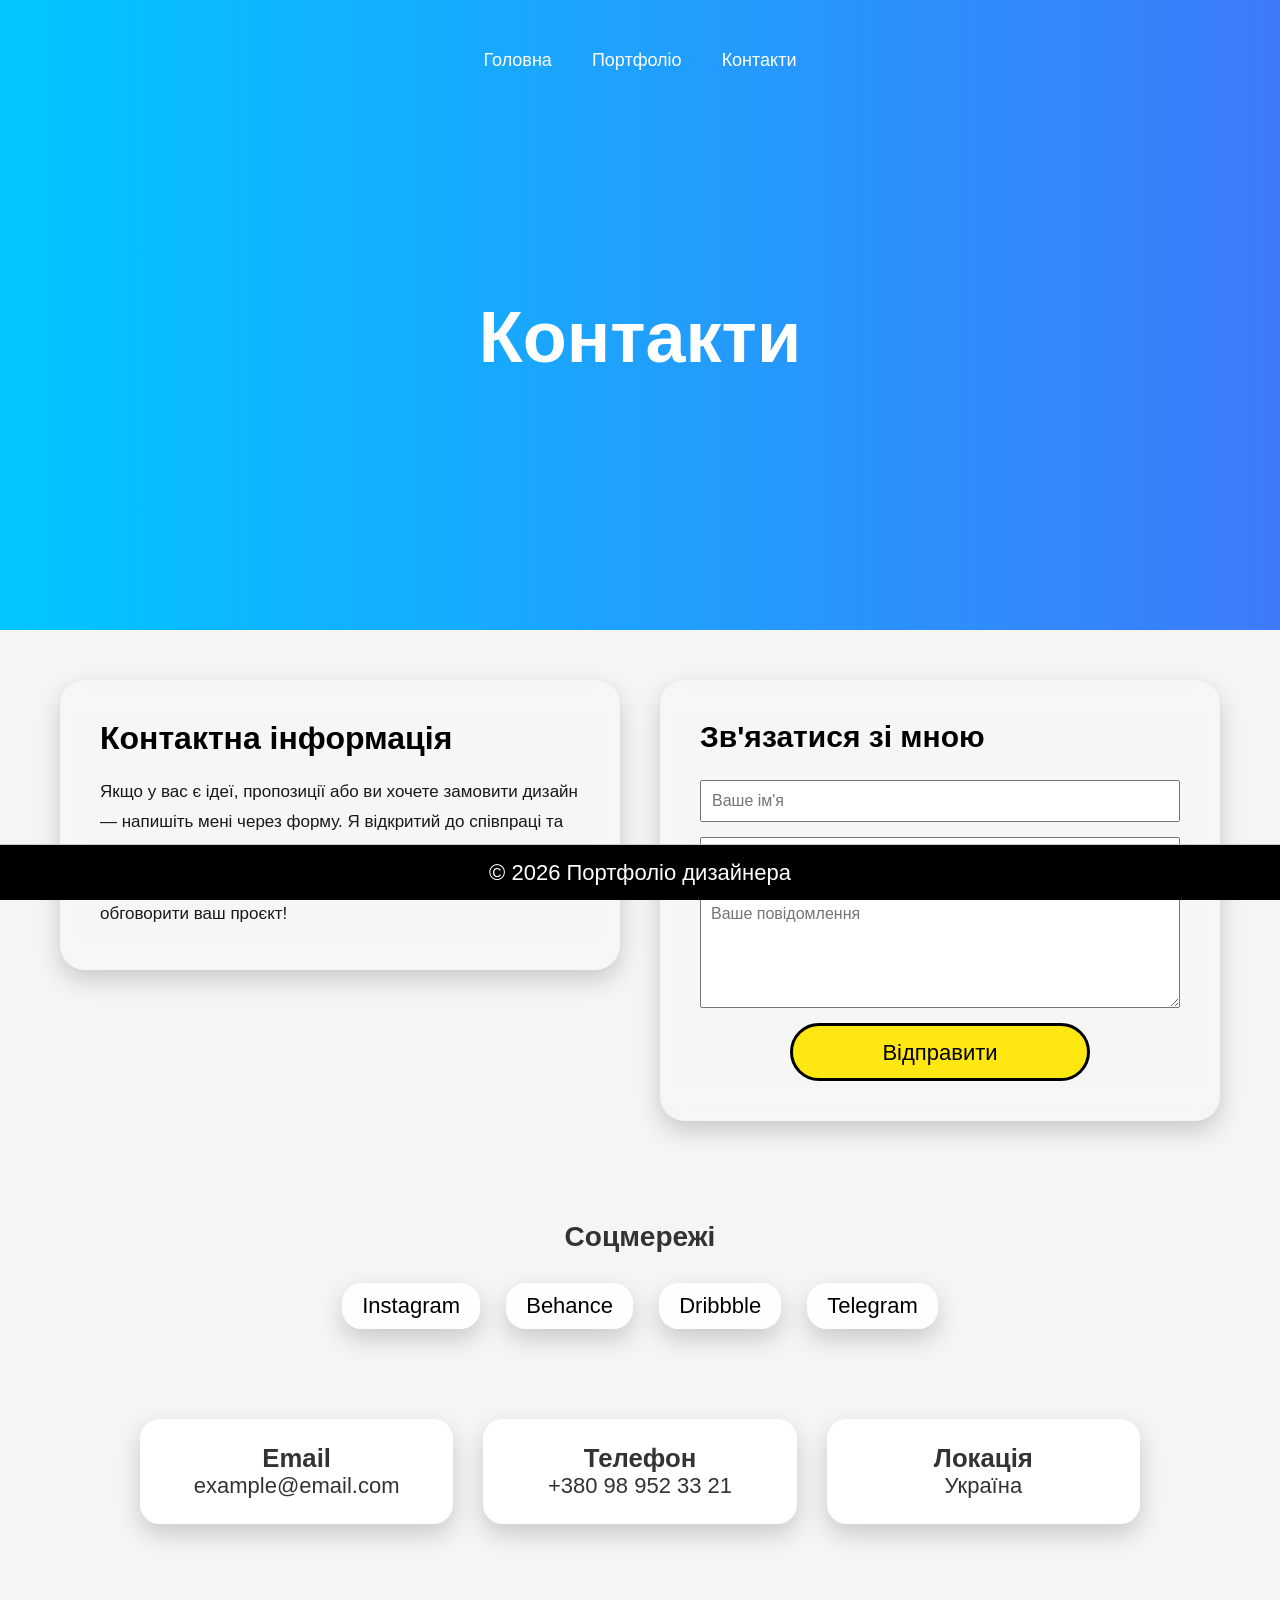
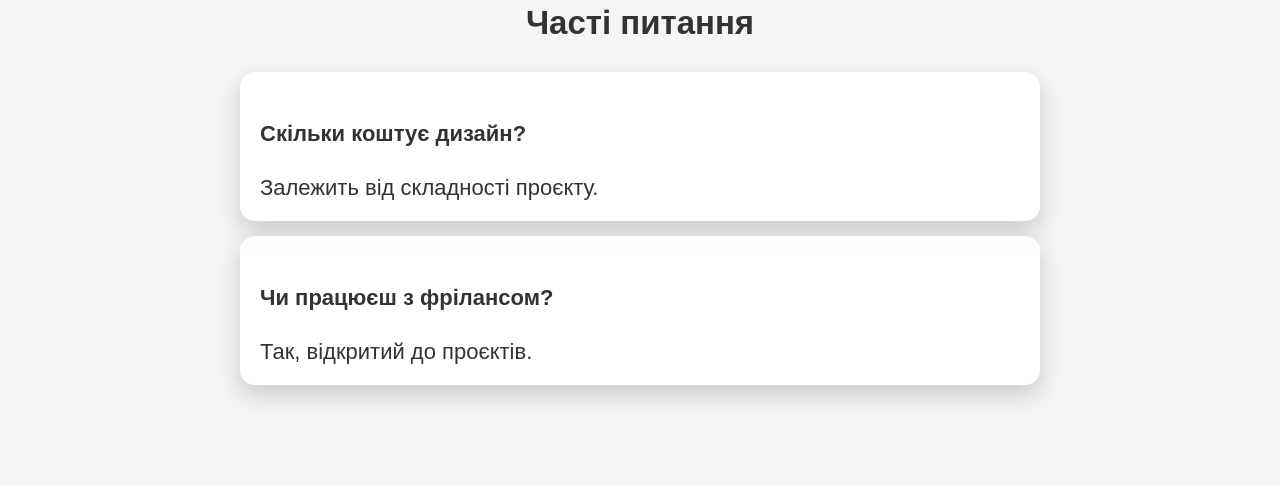
<file: contact.html>
<!doctype html>
<html lang="uk">
  <head>
    <meta charset="UTF-8" />
    <meta name="viewport" content="width=device-width, initial-scale=1.0" />
    <link rel="stylesheet" href="normalize.css" />
    <link rel="stylesheet" href="css/styles.css" />
    <title>Контакти</title>
    <style></style>
  </head>
  <body>
    <header class="contact-hero">
      <div class="header-container">
        <!-- Назва зліва -->
        <div class="logo">
          <a href="index.html"></a>
        </div>

        <!-- Гамбургер -->
        <div class="hamburger" id="hamburger">
          <span></span>
          <span></span>
          <span></span>
        </div>

        <!-- Меню -->
        <nav id="nav-menu">
          <a href="index.html">Головна</a>
          <a href="projects.html">Портфоліо</a>
          <a href="contact.html">Контакти</a>
        </nav>
      </div>

      <div class="hero-content">
        <h1>Контакти</h1>
      </div>
    </header>

    <div class="container">
      <div class="contact-wrapper">
        <div class="contact-text">
          <h2>Контактна інформація</h2>
          <p>
            Якщо у вас є ідеї, пропозиції або ви хочете замовити дизайн —
            напишіть мені через форму. Я відкритий до співпраці та нових цікавих
            проєктів.
          </p>
          <p>
            Відповідаю зазвичай протягом 24 годин. Буду радий обговорити ваш
            проєкт!
          </p>
        </div>

        <form
          onsubmit="
            alert('Повідомлення надіслано!');
            return false;
          "
        >
          <h2>Зв'язатися зі мною</h2>
          <input
            type="text"
            class="form-input"
            placeholder="Ваше ім'я"
            required
          />
          <input type="email" class="form-input" placeholder="Email" required />
          <textarea
            class="form-input"
            rows="5"
            placeholder="Ваше повідомлення"
          ></textarea>
          <button type="submit" class="contact-btn">Відправити</button>
        </form>
      </div>
    </div>
    <div class="socials">
      <h3>Соцмережі</h3>

      <a href="#">Instagram</a>
      <a href="#">Behance</a>
      <a href="#">Dribbble</a>
      <a href="#">Telegram</a>
    </div>
    <div class="contact-cards">
      <div class="card">
        <h3>Email</h3>
        <p>example@email.com</p>
      </div>

      <div class="card">
        <h3>Телефон</h3>
        <p>+380 98 952 33 21</p>
      </div>

      <div class="card">
        <h3>Локація</h3>
        <p>Україна</p>
      </div>
    </div>
    <div class="faq">
      <h2>Часті питання</h2>

      <div class="faq-item">
        <h4>Скільки коштує дизайн?</h4>
        <p>Залежить від складності проєкту.</p>
      </div>

      <div class="faq-item">
        <h4>Чи працюєш з фрілансом?</h4>
        <p>Так, відкритий до проєктів.</p>
      </div>
    </div>

    <footer>
      <p>© 2026 Портфоліо дизайнера</p>
    </footer>
  </body>
</html>
<script>
  document.addEventListener("DOMContentLoaded", () => {
    const hamburger = document.getElementById("hamburger");
    const navMenu = document.getElementById("nav-menu");
    const header = document.querySelector(".contact-hero");

    if (hamburger && navMenu) {
      hamburger.addEventListener("click", () => {
        hamburger.classList.toggle("active");
        navMenu.classList.toggle("active");
        header.classList.toggle("active"); // для затемнення
      });

      // Закривати меню при кліку на посилання
      document.querySelectorAll("nav a").forEach((link) => {
        link.addEventListener("click", () => {
          hamburger.classList.remove("active");
          navMenu.classList.remove("active");
          header.classList.remove("active");
        });
      });

      // Закривати при кліку на затемнення
      header.addEventListener("click", (e) => {
        if (e.target === header) {
          hamburger.classList.remove("active");
          navMenu.classList.remove("active");
          header.classList.remove("active");
        }
      });
    }
  });
</script>
</file>
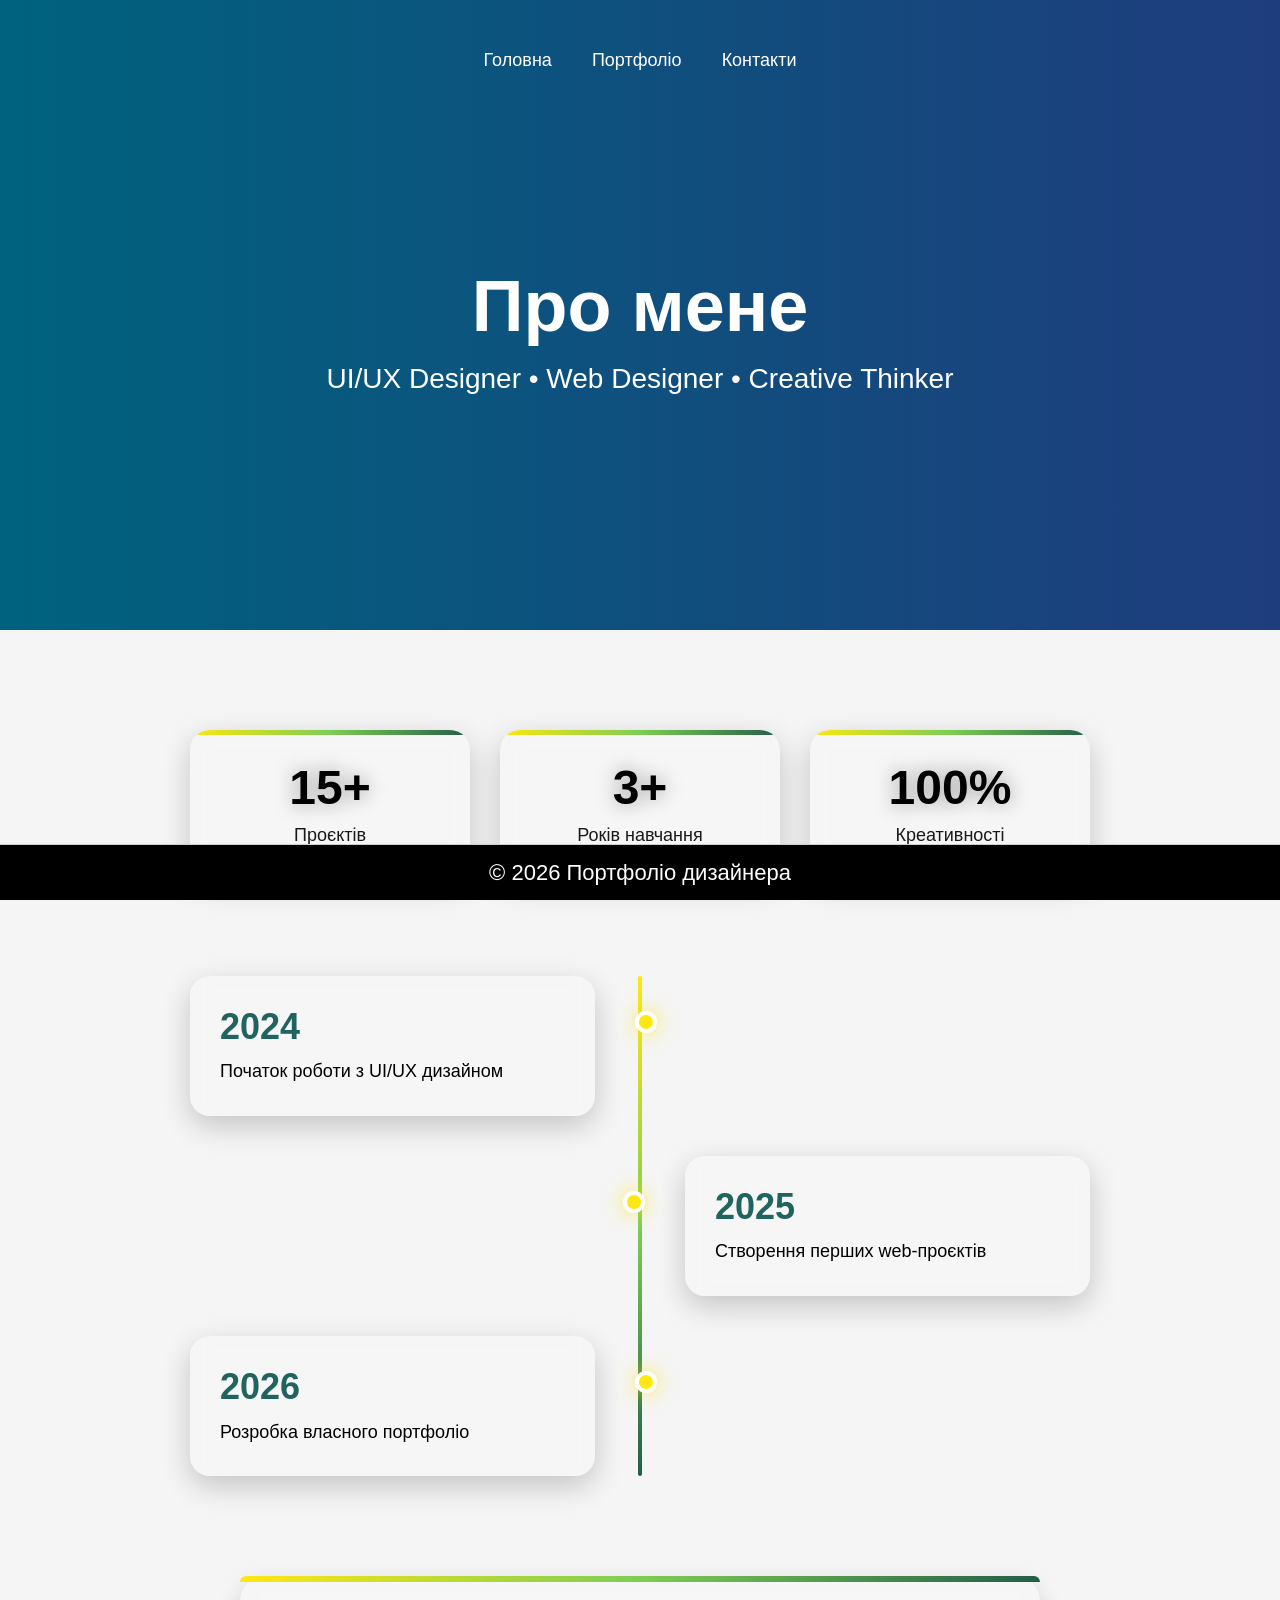
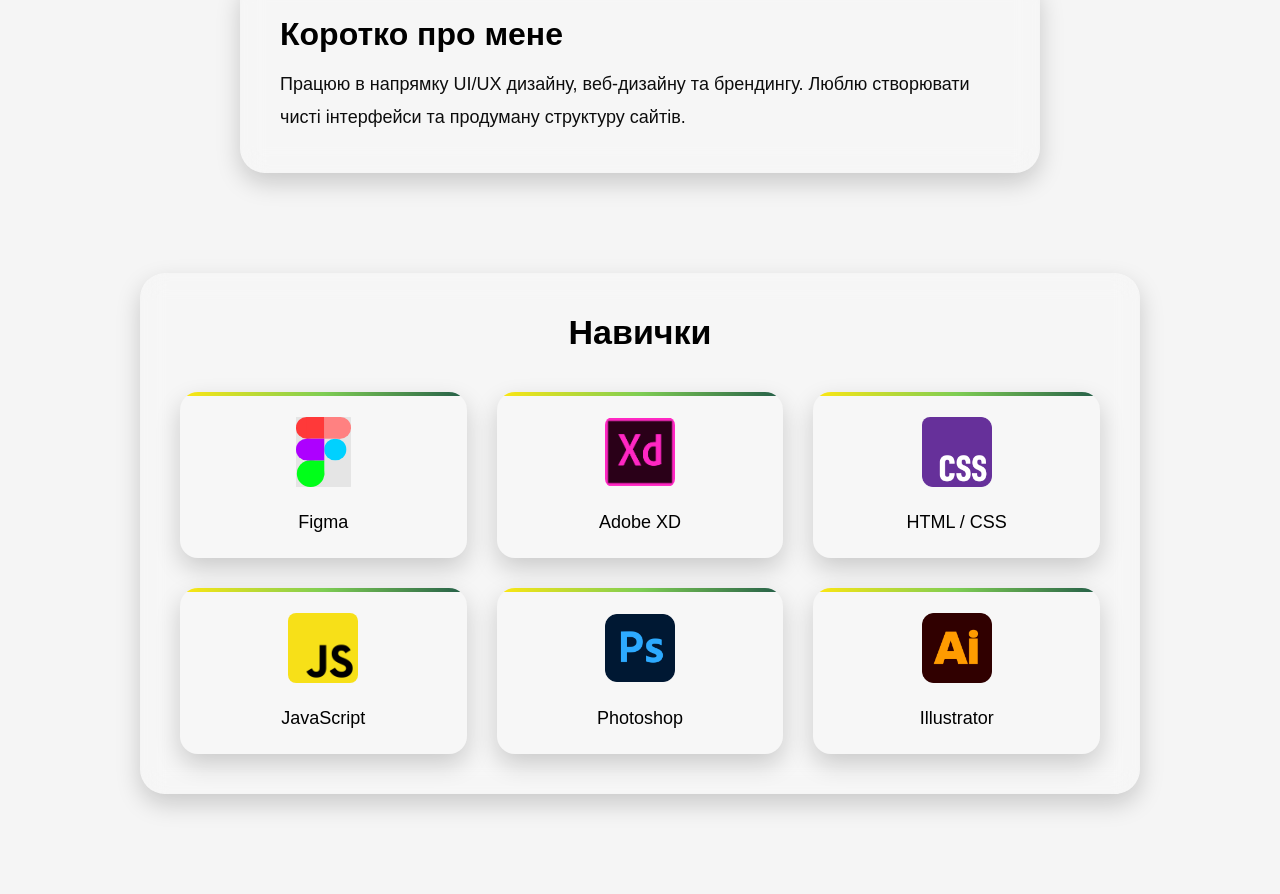
<file: projects.html>
<!doctype html>
<html lang="uk">
  <head>
    <meta charset="UTF-8" />
    <meta name="viewport" content="width=device-width, initial-scale=1.0" />
    <link rel="stylesheet" href="normalize.css" />
    <link rel="stylesheet" href="css/styles.css" />
    <title>Про мене</title>
  </head>
  <body>
    <header class="about-hero">
  <div class="header-container">
    <!-- Назва зліва -->
    <div class="logo">
      <a href="index.html"></a>
    </div>

    <!-- Гамбургер -->
    <div class="hamburger" id="hamburger">
      <span></span>
      <span></span>
      <span></span>
    </div>

    <!-- Меню -->
    <nav id="nav-menu">
      <a href="index.html">Головна</a>
      <a href="projects.html">Портфоліо</a>
      <a href="contact.html">Контакти</a>
    </nav>
  </div>

  <div class="hero-content">
    <h1>Про мене</h1>
    <p>UI/UX Designer • Web Designer • Creative Thinker</p>
  </div>
</header>
    <div class="stats">
      <div class="stat">
        <h3>15+</h3>
        <p>Проєктів</p>
      </div>

      <div class="stat">
        <h3>3+</h3>
        <p>Років навчання</p>
      </div>

      <div class="stat">
        <h3>100%</h3>
        <p>Креативності</p>
      </div>
    </div>
    <div class="timeline">
  <div class="timeline-item">
    <h3>2024</h3>
    <p>Початок роботи з UI/UX дизайном</p>
  </div>

  <div class="timeline-item">
    <h3>2025</h3>
    <p>Створення перших web-проєктів</p>
  </div>

  <div class="timeline-item">
    <h3>2026</h3>
    <p>Розробка власного портфоліо</p>
  </div>
</div>

      <div class="bio">
        <h2>Коротко про мене</h2>
        <p>
          Працюю в напрямку UI/UX дизайну, веб-дизайну та брендингу. Люблю
          створювати чисті інтерфейси та продуману структуру сайтів.
        </p>
      </div>
      <div class="skills">
        <h2 class="section-title">Навички</h2>

        <div class="skills-row">
          <div class="skill-item">
            <img src="images/Figma.svg" alt="Figma" />
            <p>Figma</p>
          </div>

          <div class="skill-item">
            <img src="images/Adobe_xd.png" alt="Adobe XD" />
            <p>Adobe XD</p>
          </div>

          <div class="skill-item">
            <img src="images/Official_CSS_Logo.svg.png" alt="HTML CSS" />
            <p>HTML / CSS</p>
          </div>

          <div class="skill-item">
            <img src="images/Unofficial_JavaScript_logo_2.svg.png" alt="JavaScript" />
            <p>JavaScript</p>
          </div>

          <div class="skill-item">
            <img src="images/Adobe_Photoshop_CC_icon.svg.png" alt="Photoshop" />
            <p>Photoshop</p>
          </div>

          <div class="skill-item">
            <img src="images/Adobe_Illustrator_CC_icon.svg.png" alt="Illustrator" />
            <p>Illustrator</p>
          </div>
        </div>
      </div>

    </div>
    <footer>
      <p>© 2026 Портфоліо дизайнера</p>
    </footer>
  </body>
</html>
<script>
  document.addEventListener("DOMContentLoaded", () => {
    const hamburger = document.getElementById("hamburger");
    const navMenu = document.getElementById("nav-menu");
    const hero = document.querySelector(".about-hero");

    if (hamburger && navMenu) {
      hamburger.addEventListener("click", () => {
        hamburger.classList.toggle("active");
        navMenu.classList.toggle("active");
        hero.classList.toggle("active");
      });

      // Закривати меню при кліку на посилання
      document.querySelectorAll("nav a").forEach((link) => {
        link.addEventListener("click", () => {
          hamburger.classList.remove("active");
          navMenu.classList.remove("active");
          hero.classList.remove("active");
        });
      });

      // Закривати при кліку на затемнення
      hero.addEventListener("click", (e) => {
        if (e.target === hero) {
          hamburger.classList.remove("active");
          navMenu.classList.remove("active");
          hero.classList.remove("active");
        }
      });
    }
  });
</script>
</file>
<file: css/styles.css>
@charset "UTF-8";
header {
  background-color: black;
  color: white;
  padding: 30px;
  margin-bottom: 50px;
  text-align: center;
}

/* секція */
.portfolio-section {
  max-width: 1200px;
  margin: 100px auto;
  text-align: center;
}

/* заголовок */
.portfolio-section h2 {
  font-size: 42px;
  margin-bottom: 50px;
  color: #111;
}

/* grid */
.portfolio-grid {
  display: grid;
  grid-template-columns: repeat(3, 1fr);
  gap: 30px;
}

/* картка */
.card {
  position: relative;
  overflow: hidden;
  border-radius: 18px;
  cursor: pointer;
  background: #d70f9b;
}

/* зображення */
.card img {
  width: 100%;
  height: 280px;
  object-fit: cover;
  transition: transform 0.5s ease;
}

/* блок тексту */
.card-info {
  position: absolute;
  bottom: 0;
  left: 0;
  right: 0;
  padding: 20px;
  color: white;
  opacity: 0;
  transform: translateY(20px);
  transition: 0.4s ease;
}

/* 🔥 градієнт ТІЛЬКИ під текстом */
.card-info::before {
  content: "";
  position: absolute;
  inset: 0;
  background: linear-gradient(to top, rgba(0, 0, 0, 0.8), transparent);
  z-index: -1;
}

/* текст поверх */
.card-info h3,
.card-info p {
  position: relative;
  z-index: 1;
}

/* hover */
.card:hover img {
  transform: scale(1.08);
}

.card:hover .card-info {
  opacity: 1;
  transform: translateY(0);
}

.about {
  max-width: 800px;
  margin: 80px auto;
  padding: 40px;
  text-align: center;
  color: white;
  background: rgba(85, 0, 96, 0.7);
  backdrop-filter: blur(10px);
  border: 1px solid rgba(84, 4, 133, 0.1);
  border-radius: 20px;
  box-shadow: 0 10px 30px rgba(0, 0, 0, 0.3);
  transition: 0.4s ease;
}

.about:hover {
  transform: translateY(-10px);
  box-shadow: 0 20px 50px rgba(0, 0, 0, 0.5);
}

/* секція */
.services {
  max-width: 1100px;
  margin: 100px auto;
  text-align: center;
}

/* заголовок */
.services h2 {
  font-size: 42px;
  margin-bottom: 50px;
  color: #111;
}

/* grid */
.services-grid {
  display: grid;
  grid-template-columns: repeat(3, 1fr);
  gap: 30px;
}

/* картка */
.service {
  padding: 30px;
  border-radius: 18px;
  background: #ffffff;
  border: 2px solid transparent;
  text-align: left;
  transition: 0.35s ease;
  position: relative;
  overflow: hidden;
}

/* кольоровий акцент зверху */
.service::before {
  content: "";
  position: absolute;
  top: 0;
  left: 0;
  width: 100%;
  height: 6px;
  background: linear-gradient(90deg, #00c6ff, #7b2ff7, #ff4ecd);
}

/* hover ефект */
.service:hover {
  transform: translateY(-10px) scale(1.02);
  border-color: #7b2ff7;
  box-shadow: 0 20px 50px rgba(123, 47, 247, 0.2);
}

/* заголовок */
.service h3 {
  font-size: 24px;
  margin-bottom: 12px;
  color: #111;
}

/* текст */
.service p {
  font-size: 18px;
  line-height: 1.6;
  color: #333;
}

footer {
  background-color: black;
  color: white;
  padding: 30px;
  margin: 0;
  position: fixed;
  bottom: 0;
  left: 0;
  width: 100%;
  text-align: center;
  padding: 15px 0;
  border-top: 1px solid #ccc;
}

.skills {
  display: flex;
  flex-flow: column;
  justify-self: center;
  margin-bottom: 100px;
}

.services {
  display: flex;
  flex-flow: column;
  justify-self: center;
  margin-bottom: 100px;
}

.contact {
  display: flex;
  flex-flow: column;
  justify-self: center;
  gap: 10px;
  margin-bottom: 100px;
}

img {
  width: 400px;
  height: 400px;
  border-radius: 8px;
  object-fit: cover;
  transition-duration: 0.3s;
}
img:hover {
  transform: scale(1.03);
  transition-duration: 0.3s;
}

.hero {
  height: 70vh;
  position: relative;
  overflow: hidden;
  color: white;
  display: flex;
  flex-direction: column;
  background: linear-gradient(90deg, #00c6ff, #7b2ff7, #ff4ecd);
  background-size: 400% 400%;
  animation: gradientBG 10s ease infinite;
}

@keyframes gradientBG {
  0% {
    background-position: 0% 50%;
  }
  50% {
    background-position: 100% 50%;
  }
  100% {
    background-position: 0% 50%;
  }
}
.hero::before {
  content: "";
  position: absolute;
  inset: 0;
  background: rgba(0, 0, 0, 0.5);
}

nav {
  position: relative;
  z-index: 2;
  display: flex;
  justify-content: center;
  gap: 30px;
  padding: 20px;
}

nav a {
  color: white;
  text-decoration: none;
  font-size: 18px;
  transition: 0.3s;
}

nav a:hover {
  color: #d1d1d1;
}

.hero-content {
  position: relative;
  z-index: 2;
  height: calc(100vh - 80px);
  display: flex;
  flex-direction: column;
  justify-content: center;
  align-items: center;
  text-align: center;
}

.hero-content h1 {
  font-size: 72px;
  margin-bottom: 15px;
}

.hero-content p {
  font-size: 28px;
  margin-bottom: 30px;
}

.hero-btn {
  padding: 15px 35px;
  background-color: white;
  color: black;
  text-decoration: none;
  border-radius: 30px;
  transition: 0.3s;
}

.hero-btn:hover {
  background-color: #dcdcdc;
}

/* секція */
.reviews {
  max-width: 800px;
  margin: 100px auto;
  text-align: center;
}

/* заголовок */
.reviews h2 {
  font-size: 40px;
  margin-bottom: 40px;
  color: #111;
}

/* картка відгуку */
.review {
  background: #fff;
  border-radius: 18px;
  padding: 30px;
  margin: 20px auto;
  box-shadow: 0 10px 25px rgba(0, 0, 0, 0.08);
  position: relative;
  transition: 0.3s ease;
}

/* hover ефект */
.review:hover {
  transform: translateY(-8px);
  box-shadow: 0 20px 40px rgba(0, 0, 0, 0.15);
}

/* лапки */
.review p {
  font-size: 20px;
  line-height: 1.6;
  color: #333;
  position: relative;
}

/* ім'я */
.review h4 {
  margin-top: 15px;
  font-size: 18px;
  color: #7b2ff7;
}

.contact {
  max-width: 700px;
  margin: 100px auto;
  padding: 40px;
  text-align: center;
  background: #fff;
  border-radius: 20px;
  box-shadow: 0 10px 30px rgba(0, 0, 0, 0.08);
  transition: 0.3s ease;
}

/* hover ефект */
.contact:hover {
  transform: translateY(-8px);
  box-shadow: 0 20px 50px rgba(0, 0, 0, 0.15);
}

/* заголовок */
.contact h2 {
  font-size: 40px;
  margin-bottom: 25px;
  color: #111;
}

/* текст */
.contact p {
  font-size: 18px;
  margin: 10px 0;
  color: #333;
}

/* посилання */
.contact a {
  color: #7b2ff7;
  text-decoration: none;
}

.contact a:hover {
  text-decoration: underline;
}

/* кнопка */
.contact button {
  margin-top: 25px;
  padding: 15px 30px;
  border: none;
  border-radius: 30px;
  background: linear-gradient(90deg, #00c6ff, #7b2ff7);
  color: white;
  font-size: 16px;
  cursor: pointer;
  transition: 0.3s ease;
}

/* hover кнопки */
.contact button:hover {
  transform: scale(1.05);
  opacity: 0.9;
}

/* ===================== МОБІЛЬНА ВЕРСІЯ (< 576px) ===================== */
@media (max-width: 575px) {
  html,
  body {
    overflow-x: hidden;
    width: 100%;
  }
  header {
    padding: 20px 15px;
    margin-bottom: 40px;
  }
  .hero {
    height: 60vh;
  }
  .hero-content h1 {
    font-size: 38px;
  }
  .hero-content p {
    font-size: 21px;
  }
  .portfolio-section h2,
  .services h2,
  .reviews h2,
  .contact h2 {
    font-size: 32px;
  }
  .portfolio-grid,
  .services-grid {
    grid-template-columns: 1fr;
    gap: 35px;
  }
  .card img {
    height: 230px;
  }
  .service {
    padding: 25px 20px;
  }
  .service h3 {
    font-size: 22px;
  }
  .service p,
  .review p,
  .contact p {
    font-size: 16px;
  }
  nav {
    flex-direction: column;
    gap: 12px;
    padding: 15px 0;
  }
  nav a {
    font-size: 17px;
    padding: 8px 0;
  }
  .hero-btn,
  .contact button {
    padding: 15px 30px;
    font-size: 16px;
    width: 100%;
    max-width: 280px;
  }
  .about,
  .contact {
    margin: 60px 15px;
    padding: 30px 20px;
  }
  .review {
    margin: 15px 10px;
    padding: 25px 20px;
  }
  img {
    width: 100%;
    height: auto;
    max-height: 360px;
  }
  footer {
    position: static;
    padding: 20px 15px;
  }
  /* Зручність тапу */
  .card,
  .service,
  .review,
  .hero-btn,
  .contact button,
  nav a {
    min-height: 48px;
  }
}
/* ===================== АДАПТИВНЕ МЕНЮ ===================== */
.header-container {
  display: flex;
  align-items: center;
  justify-content: space-between;
  max-width: 1200px;
  margin: 0 auto;
  padding: 0 20px;
  position: relative;
  z-index: 10;
}

.logo a {
  color: white;
  font-size: 24px;
  font-weight: 700;
  text-decoration: none;
}

/* Гамбургер */
.hamburger {
  display: none;
  flex-direction: column;
  justify-content: space-between;
  width: 28px;
  height: 22px;
  cursor: pointer;
}

.hamburger span {
  display: block;
  width: 100%;
  height: 3px;
  background-color: white;
  transition: 0.4s ease;
}

/* ===================== АДАПТИВНЕ МЕНЮ (2/3 екрану) ===================== */
.header-container {
  display: flex;
  align-items: center;
  justify-content: space-between;
  max-width: 1200px;
  margin: 0 auto;
  padding: 0 20px;
  position: relative;
  z-index: 10;
}

.logo a {
  color: white;
  font-size: 24px;
  font-weight: 700;
  text-decoration: none;
}

/* Гамбургер */
.hamburger {
  display: none;
  flex-direction: column;
  justify-content: space-between;
  width: 28px;
  height: 22px;
  cursor: pointer;
}

.hamburger span {
  display: block;
  width: 100%;
  height: 3px;
  background-color: white;
  transition: 0.4s ease;
}

/* ===================== ФІКСОВАНА КНОПКА ГАМБУРГЕР ===================== */
.header-container {
  display: flex;
  align-items: center;
  justify-content: space-between;
  max-width: 1200px;
  margin: 0 auto;
  padding: 0 20px;
  position: relative;
  z-index: 10;
}

.logo a {
  color: white;
  font-size: 24px;
  font-weight: 700;
  text-decoration: none;
}

/* Гамбургер — ФІКСОВАНИЙ */
.hamburger {
  position: fixed;
  top: 20px;
  right: 20px;
  z-index: 1001;
  display: none;
  flex-direction: column;
  justify-content: space-between;
  width: 28px;
  height: 22px;
  cursor: pointer;
}

.hamburger span {
  display: block;
  width: 100%;
  height: 3px;
  background-color: white;
  transition: 0.4s ease;
  box-shadow: 0 2px 4px rgba(0, 0, 0, 0.3);
}

/* ===================== МОБІЛЬНЕ МЕНЮ (2/3 екрану) ===================== */
@media (max-width: 575px) {
  .hamburger {
    display: flex;
  }
  nav {
    position: fixed;
    top: 0;
    left: 0;
    width: 66.66%;
    max-width: 320px;
    height: 100vh;
    background: rgba(0, 0, 0, 0.97);
    flex-direction: column;
    justify-content: center;
    align-items: center;
    gap: 35px;
    z-index: 1000;
    transform: translateX(-100%);
    transition: transform 0.45s cubic-bezier(0.32, 0.72, 0, 1);
    padding: 80px 20px 40px;
  }
  nav.active {
    transform: translateX(0);
  }
  nav a {
    color: white;
    font-size: 24px;
    text-decoration: none;
  }
  /* Затемнення */
  .hero::after {
    content: "";
    position: fixed;
    inset: 0;
    background: rgba(0, 0, 0, 0.65);
    z-index: 999;
    opacity: 0;
    visibility: hidden;
    transition: all 0.4s ease;
  }
  .hero::after.active {
    opacity: 1;
    visibility: visible;
  }
  /* Анімація гамбургера */
  .hamburger.active span:nth-child(1) {
    transform: rotate(45deg) translate(6px, 6px);
  }
  .hamburger.active span:nth-child(2) {
    opacity: 0;
  }
  .hamburger.active span:nth-child(3) {
    transform: rotate(-45deg) translate(5px, -5px);
  }
}
/* ===================== ДЕСКТОП ===================== */
@media (min-width: 576px) {
  .hamburger {
    display: none;
  }
  nav {
    display: flex;
    justify-content: center;
    gap: 40px;
    padding: 20px;
  }
  .header-container {
    justify-content: center;
  }
  .logo {
    position: absolute;
    left: 30px;
    top: 25px;
  }
}
/* ===================== МОБІЛЬНА ВЕРСІЯ — ФІНАЛЬНІ ВІДСТУПИ ===================== */
@media (max-width: 575px) {
  html,
  body {
    overflow-x: hidden;
  }
  /* Обмежуємо ширину і додаємо відступи з боків */
  .portfolio-section,
  .services,
  .reviews,
  .contact {
    max-width: 520px;
    margin: 70px auto;
    padding: 0 20px;
  }
  /* Додаткові відступи для заголовків */
  .portfolio-section h2,
  .services h2 {
    margin-bottom: 40px;
  }
  /* Grid */
  .portfolio-grid,
  .services-grid {
    grid-template-columns: 1fr;
    gap: 32px;
  }
  .card img {
    height: 225px;
  }
  .service {
    padding: 28px 24px;
  }
  /* Відгуки */
  .review {
    margin: 15px auto;
    padding: 25px 22px;
  }
  /* Інші елементи */
  .hero-content h1 {
    font-size: 38px;
  }
  .hero-content p {
    font-size: 21px;
  }
  .about,
  .contact {
    padding: 35px 25px;
  }
  /* Фіксуємо футер */
  footer {
    position: static;
    padding: 25px 15px;
  }
  /* Зручність тапу */
  .card,
  .service,
  .review,
  .hero-btn,
  .contact button {
    min-height: 48px;
  }
}
/* ===================== SMALL DEVICES (576px — 767px) ===================== */
@media (min-width: 576px) and (max-width: 1023px) {
  html,
  body {
    overflow-x: hidden;
    width: 100%;
  }
  * {
    box-sizing: border-box;
  }
  body {
    font-size: 18px;
  }
  .about {
    width: 90%;
  }
  /* Контейнери */
  .portfolio-section,
  .services,
  .reviews,
  .contact {
    max-width: 100%;
    margin: 70px auto;
    padding: 0 25px;
  }
  /* Hero */
  .hero {
    height: 60vh;
    min-height: 500px;
  }
  .hero-content {
    padding: 0 20px;
    text-align: center;
  }
  .hero-content h1 {
    font-size: 48px;
    line-height: 1.2;
  }
  .hero-content p {
    font-size: 22px;
  }
  .hero-btn {
    width: 100%;
    max-width: 320px;
    padding: 16px 25px;
    font-size: 17px;
  }
  /* Меню */
  nav {
    gap: 18px;
    flex-wrap: wrap;
    padding: 20px;
  }
  nav a {
    font-size: 18px;
    padding: 10px;
  }
  /* Portfolio */
  .portfolio-grid {
    grid-template-columns: 1fr;
    gap: 30px;
  }
  .card img {
    height: 320px;
  }
  /* Services */
  .services-grid {
    grid-template-columns: 1fr;
    gap: 30px;
  }
  .service {
    padding: 30px 25px;
  }
  .service h3 {
    font-size: 24px;
  }
  .service p {
    font-size: 17px;
  }
  /* About */
  .about {
    padding: 35px 25px;
  }
  /* Reviews */
  .review {
    margin: 20px auto;
    padding: 28px 24px;
  }
  .review p {
    font-size: 17px;
  }
  /* Contact */
  .contact {
    padding: 35px 25px;
  }
  .contact h2 {
    font-size: 34px;
  }
  .contact p {
    font-size: 17px;
  }
  .contact button {
    width: 100%;
    max-width: 320px;
    padding: 16px;
    font-size: 17px;
  }
  /* Images */
  img {
    width: 100%;
    height: auto;
    max-height: 450px;
  }
  /* Footer */
  footer {
    position: static;
    padding: 25px 20px;
    text-align: center;
  }
  /* Комфортний tap */
  .hero-btn,
  .contact button,
  nav a,
  .card,
  .service {
    min-height: 48px;
  }
}
.contact-wrapper {
  display: flex;
  gap: 40px;
  align-items: flex-start;
}

.contact-text {
  flex: 1;
  padding: 40px;
  background: rgba(255, 255, 255, 0.12);
  backdrop-filter: blur(12px);
  border-radius: 25px;
  color: rgb(0, 0, 0);
  box-shadow: 0 15px 40px rgba(0, 0, 0, 0.25);
  transition: 0.3s ease;
}

.contact-text:hover {
  transform: translateY(-8px);
}

.contact-text h2 {
  font-size: 32px;
  margin-bottom: 20px;
  color: #000000;
}

.contact-text p {
  line-height: 1.8;
  font-size: 17px;
  opacity: 0.9;
}

form {
  flex: 1;
  padding: 40px;
  background: rgba(255, 255, 255, 0.15);
  backdrop-filter: blur(12px);
  border-radius: 25px;
  display: flex;
  flex-direction: column;
  gap: 15px;
  box-shadow: 0 15px 40px rgba(0, 0, 0, 0.25);
  transition: 0.3s ease;
}

form:hover {
  transform: translateY(-8px);
}

form h2 {
  font-size: 30px;
  color: #000000;
  margin-bottom: 10px;
}

.container {
  display: flex;
  justify-content: center;
}

input,
textarea {
  padding: 10px;
  font-size: 16px;
}

.contact-btn {
  padding: 10px;
  cursor: pointer;
  align-self: center; /* центрує всередині form */
  width: 300px;
}

@media (max-width: 1024px) {
  .contact-wrapper {
    gap: 25px;
    margin-bottom: 150px;
  }
  .contact-text {
    max-width: 320px;
  }
}
form {
  width: 100%;
  max-width: 800px;
}

/* контейнер */
.bio {
  max-width: 800px;
  margin: 100px auto;
  padding: 40px;
  background: rgba(255, 255, 255, 0.12);
  backdrop-filter: blur(12px);
  border-radius: 25px;
  box-shadow: 0 15px 40px rgba(0, 0, 0, 0.2);
  position: relative;
  color: rgb(0, 0, 0);
  transition: 0.3s ease;
}

/* hover */
.bio:hover {
  transform: translateY(-8px);
  box-shadow: 0 25px 60px rgba(0, 0, 0, 0.3);
}

/* декоративна лінія */
.bio::before {
  content: "";
  position: absolute;
  top: 0;
  left: 0;
  width: 100%;
  height: 6px;
  background: linear-gradient(90deg, #ffe711, #7ecd53, #245d48);
  border-radius: 25px 25px 0 0;
}

/* заголовок */
.bio h2 {
  font-size: 32px;
  margin-bottom: 15px;
  color: #000000;
}

/* текст */
.bio p {
  font-size: 18px;
  line-height: 1.8;
  opacity: 0.95;
}

/* секція */
.skills {
  max-width: 1000px;
  margin: 100px auto;
  padding: 40px;
  background: rgba(255, 255, 255, 0.12);
  backdrop-filter: blur(12px);
  border-radius: 25px;
  box-shadow: 0 15px 40px rgba(0, 0, 0, 0.2);
  text-align: center;
  color: rgb(0, 0, 0);
}

/* заголовок */
.section-title {
  font-size: 34px;
  margin-bottom: 40px;
  color: #000000;
}

/* grid */
.skills-row {
  display: grid;
  grid-template-columns: repeat(3, 1fr);
  gap: 30px;
}

/* skill card */
.skill-item {
  padding: 25px;
  border-radius: 18px;
  background: rgba(255, 255, 255, 0.08);
  transition: 0.3s ease;
  cursor: pointer;
  position: relative;
  overflow: hidden;
}

/* hover ефект */
.skill-item:hover {
  transform: translateY(-10px) scale(1.05);
  box-shadow: 0 20px 40px rgba(0, 0, 0, 0.3);
}

/* glow смуга */
.skill-item::before {
  content: "";
  position: absolute;
  top: 0;
  left: 0;
  width: 100%;
  height: 4px;
  background: linear-gradient(90deg, #ffe711, #7ecd53, #245d48);
}

/* іконка */
.skill-item img {
  width: 70px;
  height: 70px;
  object-fit: contain;
  margin-bottom: 10px;
  transition: 0.3s ease;
}

/* hover на іконку */
.skill-item:hover img {
  transform: scale(1.15);
}

/* текст */
.skill-item p {
  font-size: 18px;
  margin-top: 10px;
  color: rgb(0, 0, 0);
}

.socials {
  text-align: center;
  margin: 80px 0;
}

.socials h3 {
  font-size: 28px;
  margin-bottom: 20px;
}

.socials a {
  display: inline-block;
  margin: 10px;
  padding: 10px 20px;
  background: rgba(255, 255, 255, 0.95);
  border-radius: 20px;
  color: rgb(0, 0, 0);
  transition: 0.3s;
}

.socials a:hover {
  transform: translateY(-5px);
  background: #ffe711;
  color: black;
}

.faq {
  max-width: 800px;
  margin: 0 auto 100px;
}

.faq h2 {
  text-align: center;
  margin-bottom: 30px;
}

.faq-item {
  background: rgba(255, 255, 255, 0.92);
  backdrop-filter: blur(10px);
  margin-bottom: 15px;
  padding: 20px;
  border-radius: 15px;
  transition: 0.3s;
}

.faq-item:hover {
  transform: translateY(-5px);
}

.contact-cards {
  display: grid;
  grid-template-columns: repeat(3, 1fr);
  gap: 30px;
  max-width: 1000px;
  margin: 0 auto 80px;
}

.contact-cards .card {
  background: rgba(255, 255, 255, 0.92);
  backdrop-filter: blur(10px);
  padding: 25px;
  border-radius: 20px;
  text-align: center;
  transition: 0.3s;
}

.contact-cards .card:hover {
  transform: translateY(-10px);
}

.contact-hero {
  height: 70vh;
  position: relative;
  overflow: hidden;
  color: white;
  display: flex;
  flex-direction: column;
  background: linear-gradient(90deg, #00c6ff, #7b2ff7, #ff4ecd);
  background-size: 400% 400%;
  animation: gradientBG 10s ease infinite;
}

/* ===================== ПОВНИЙ АДАПТИВ ===================== */
/* Планшет */
@media (max-width: 1024px) {
  .contact-wrapper {
    flex-direction: column;
    gap: 35px;
  }
  .contact-text,
  form {
    padding: 38px 30px;
  }
}
/* ===================== МОБІЛЬНА ВЕРСІЯ (< 576px) ===================== */
@media (max-width: 575px) {
  html,
  body {
    overflow-x: hidden;
    width: 100%;
  }
  * {
    box-sizing: border-box;
  }
  .container {
    max-width: 100%;
    padding: 0 15px;
    margin: 0 auto;
  }
  /* Основний блок з формою */
  .contact-wrapper {
    flex-direction: column;
    gap: 25px;
    margin: 30px 0 60px 0;
    width: 100%;
  }
  .contact-text,
  form {
    width: 100%;
    max-width: 100% !important;
    padding: 28px 20px;
    border-radius: 20px;
  }
  .contact-text h2,
  form h2 {
    font-size: 26px;
  }
  /* Поля форми */
  input,
  textarea {
    width: 100% !important;
    box-sizing: border-box;
    padding: 15px 16px;
    font-size: 16px;
    border-radius: 12px;
    border: 1px solid rgba(255, 255, 255, 0.3);
    background: rgba(255, 255, 255, 0.9);
  }
  textarea {
    min-height: 130px;
    resize: vertical;
  }
  .contact-btn {
    width: 100%;
    padding: 16px;
    font-size: 17px;
    margin-top: 10px;
  }
  /* Інші секції */
  .bio {
    margin: 50px 15px;
    padding: 30px 20px;
  }
  .skills {
    margin: 50px 15px;
    padding: 30px 20px;
  }
  .socials {
    margin: 50px 15px;
  }
  .faq {
    margin: 0 15px 70px;
  }
  .contact-cards {
    margin: 0 15px 60px;
    grid-template-columns: 1fr;
    gap: 18px;
  }
  /* Hero */
  .contact-hero {
    height: 50vh;
    min-height: 340px;
  }
  .contact-hero h1 {
    font-size: 38px;
  }
}
/* Дуже маленькі екрани */
@media (max-width: 380px) {
  .contact-text,
  form {
    padding: 25px 18px;
  }
}
/* ===================== ФІКСОВАНИЙ ГАМБУРГЕР + МЕНЮ ===================== */
.header-container {
  display: flex;
  align-items: center;
  justify-content: space-between;
  max-width: 1200px;
  margin: 0 auto;
  padding: 0 20px;
  position: relative;
  z-index: 10;
}

.logo a {
  color: white;
  font-size: 24px;
  font-weight: 700;
  text-decoration: none;
}

.hamburger {
  position: fixed;
  top: 20px;
  right: 20px;
  z-index: 1001;
  display: none;
  flex-direction: column;
  justify-content: space-between;
  width: 28px;
  height: 22px;
  cursor: pointer;
}

.hamburger span {
  display: block;
  width: 100%;
  height: 3px;
  background-color: white;
  transition: 0.4s ease;
  box-shadow: 0 2px 5px rgba(0, 0, 0, 0.3);
}

/* Мобільне меню */
@media (max-width: 575px) {
  .hamburger {
    display: flex;
  }
  nav {
    position: fixed;
    top: 0;
    left: 0;
    width: 66.66%;
    max-width: 320px;
    height: 100vh;
    background: rgba(0, 0, 0, 0.97);
    flex-direction: column;
    justify-content: center;
    align-items: center;
    gap: 35px;
    z-index: 1000;
    transform: translateX(-100%);
    transition: transform 0.45s ease;
    padding: 80px 20px 40px;
  }
  nav.active {
    transform: translateX(0);
  }
  nav a {
    color: white;
    font-size: 24px;
  }
  /* Затемнення */
  .contact-hero::after {
    content: "";
    position: fixed;
    inset: 0;
    background: rgba(0, 0, 0, 0.6);
    z-index: 999;
    opacity: 0;
    visibility: hidden;
    transition: 0.4s ease;
  }
  .contact-hero::after.active {
    opacity: 1;
    visibility: visible;
  }
}
/* Десктоп */
/* ===================== SMALL DEVICES (576px — 1023px) ===================== */
@media (min-width: 576px) and (max-width: 1023px) {
  body {
    font-size: 20px;
  }
  .container {
    padding: 0 30px;
  }
  /* Hero секції */
  .contact-hero,
  .about-hero {
    height: 60vh;
  }
  .hero-content h1 {
    font-size: 52px;
  }
  /* Форма контактів */
  .contact-wrapper {
    gap: 40px;
  }
  .contact-text,
  form {
    width: 100%;
    max-width: 100%;
    box-sizing: border-box;
  }
  .contact-btn {
    width: 320px;
    padding: 16px 40px;
  }
  /* Stats */
  .stats {
    gap: 30px;
    margin: 80px auto;
  }
  .stat h3 {
    font-size: 44px;
  }
  /* Timeline */
  .timeline {
    max-width: 700px;
    margin: 90px auto;
    gap: 35px;
  }
  .timeline-item {
    width: 48%;
    padding: 28px;
  }
  /* Contact Cards */
  .contact-cards {
    width: 80%;
    grid-template-columns: repeat(1, 1fr);
    gap: 25px;
  }
  /* Socials */
  .socials a {
    padding: 12px 24px;
    margin: 8px;
  }
  /* Загальні відступи секцій */
  .bio,
  .faq {
    margin: 80px auto;
    padding: 40px;
  }
  .faq-item {
    padding: 24px;
  }
  footer {
    position: static;
    padding: 25px 15px;
  }
}
.container {
  display: flex;
  flex-direction: column;
  max-width: 1200px; /* замість width */
  width: 100%;
  margin: 0 auto; /* центр */
  padding: 0 20px;
  gap: 50px;
  margin-bottom: 100px;
}

.intro-wrapper {
  display: flex;
  gap: 100px;
}

@media (max-width: 1024px) {
  .container {
    gap: 40px;
  }
  .intro-wrapper {
    gap: 50px; /* зменшуємо відстань */
  }
}
.timeline {
  position: relative;
  max-width: 900px;
  margin: 100px auto;
  display: flex;
  flex-direction: column;
  gap: 40px;
}

.about-hero {
  height: 70vh;
  position: relative;
  overflow: hidden;
  color: white;
  display: flex;
  flex-direction: column;
  background: linear-gradient(90deg, #00c6ff, #7b2ff7, #ff4ecd);
  background-size: 400% 400%;
  animation: gradientBG 10s ease infinite;
}

/* центральна лінія */
.timeline::before {
  content: "";
  position: absolute;
  left: 50%;
  top: 0;
  transform: translateX(-50%);
  width: 4px;
  height: 100%;
  background: linear-gradient(to bottom, #ffe711, #7ecd53, #245d48);
  border-radius: 10px;
}

/* item */
.timeline-item {
  position: relative;
  width: 45%;
  padding: 30px;
  background: rgba(255, 255, 255, 0.12);
  backdrop-filter: blur(10px);
  border-radius: 20px;
  color: rgb(0, 0, 0);
  box-shadow: 0 10px 30px rgba(0, 0, 0, 0.2);
  transition: 0.3s ease;
}

/* hover */
.timeline-item:hover {
  transform: translateY(-8px) scale(1.02);
}

/* кружок */
.timeline-item::before {
  content: "";
  position: absolute;
  top: 35px;
  width: 22px;
  height: 22px;
  background: #ffe711;
  border-radius: 50%;
  border: 4px solid white;
  box-shadow: 0 0 20px rgba(255, 231, 17, 0.7);
}

/* ліві */
.timeline-item:nth-child(odd) {
  align-self: flex-start;
}

.timeline-item:nth-child(odd)::before {
  right: -62px;
}

/* праві */
.timeline-item:nth-child(even) {
  align-self: flex-end;
}

.timeline-item:nth-child(even)::before {
  left: -62px;
}

/* рік */
.timeline-item h3 {
  font-size: 36px;
  margin-bottom: 10px;
  color: #20635f;
}

/* текст */
.timeline-item p {
  font-size: 18px;
  line-height: 1.6;
}

/* контейнер */
.stats {
  max-width: 900px;
  margin: 100px auto;
  display: flex;
  justify-content: space-between;
  gap: 30px;
  text-align: center;
}

/* картка */
.stat {
  flex: 1;
  padding: 30px;
  background: rgba(255, 255, 255, 0.12);
  backdrop-filter: blur(10px);
  border-radius: 20px;
  box-shadow: 0 10px 30px rgba(0, 0, 0, 0.2);
  transition: 0.3s ease;
  position: relative;
  overflow: hidden;
}

/* hover ефект */
.stat:hover {
  transform: translateY(-10px) scale(1.05);
  box-shadow: 0 20px 50px rgba(0, 0, 0, 0.3);
}

/* кольорова смуга зверху */
.stat::before {
  content: "";
  position: absolute;
  top: 0;
  left: 0;
  width: 100%;
  height: 5px;
  background: linear-gradient(90deg, #ffe711, #7ecd53, #245d48);
}

/* цифри */
.stat h3 {
  font-size: 48px;
  margin-bottom: 10px;
  color: #000000;
  text-shadow: 0 0 20px rgba(0, 0, 0, 0.4);
}

/* текст */
.stat p {
  font-size: 18px;
  color: rgb(0, 0, 0);
  opacity: 0.9;
}

/* ===================== СТИЛІ ДЛЯ ABOUT-HERO ===================== */
.about-hero {
  height: 70vh;
  position: relative;
  overflow: hidden;
  color: white;
  display: flex;
  flex-direction: column;
  background: linear-gradient(90deg, #00c6ff, #7b2ff7, #ff4ecd);
  background-size: 400% 400%;
  animation: gradientBG 10s ease infinite;
}

.about-hero::before {
  content: "";
  position: absolute;
  inset: 0;
  background: rgba(0, 0, 0, 0.5);
}

/* ===================== МЕНЮ ===================== */
.header-container {
  display: flex;
  align-items: center;
  justify-content: space-between;
  max-width: 1200px;
  margin: 0 auto;
  padding: 0 20px;
  position: relative;
  z-index: 10;
}

.logo a {
  color: white;
  font-size: 24px;
  font-weight: 700;
  text-decoration: none;
}

.hamburger {
  position: fixed;
  top: 20px;
  right: 20px;
  z-index: 1001;
  display: none;
  flex-direction: column;
  justify-content: space-between;
  width: 28px;
  height: 22px;
  cursor: pointer;
}

.hamburger span {
  display: block;
  width: 100%;
  height: 3px;
  background-color: white;
  transition: 0.4s ease;
  box-shadow: 0 2px 5px rgba(0, 0, 0, 0.3);
}

/* Мобільне меню */
@media (max-width: 575px) {
  .hamburger {
    display: flex;
  }
  nav {
    position: fixed;
    top: 0;
    left: 0;
    width: 66.66%;
    max-width: 320px;
    height: 100vh;
    background: rgba(0, 0, 0, 0.97);
    flex-direction: column;
    justify-content: center;
    align-items: center;
    gap: 35px;
    z-index: 1000;
    transform: translateX(-100%);
    transition: transform 0.45s ease;
    padding: 80px 20px 40px;
  }
  nav.active {
    transform: translateX(0);
  }
  nav a {
    color: white;
    font-size: 24px;
  }
  /* Затемнення */
  .about-hero::after {
    content: "";
    position: fixed;
    inset: 0;
    background: rgba(0, 0, 0, 0.6);
    z-index: 999;
    opacity: 0;
    visibility: hidden;
    transition: 0.4s ease;
  }
  .about-hero::after.active {
    opacity: 1;
    visibility: visible;
  }
}
/* Десктоп */
@media (min-width: 576px) {
  .hamburger {
    display: none;
  }
  nav {
    display: flex;
    justify-content: center;
    gap: 40px;
    padding: 20px;
  }
  .header-container {
    justify-content: center;
  }
  .logo {
    position: absolute;
    left: 30px;
    top: 25px;
  }
}
/* ===================== АДАПТИВ ===================== */
/* Планшет */
@media (max-width: 1024px) {
  .container {
    gap: 60px;
    padding: 0 30px;
  }
  .intro-wrapper {
    gap: 60px;
  }
  .stats {
    gap: 20px;
    margin: 70px auto;
  }
  .stat h3 {
    font-size: 42px;
  }
}
/* ===================== МОБІЛЬНА ВЕРСІЯ (< 576px) ===================== */
@media (max-width: 575px) {
  .container {
    max-width: 100%;
    padding: 0 20px;
    gap: 50px;
    margin-bottom: 80px;
  }
  /* Hero */
  .about-hero {
    height: 55vh;
    min-height: 380px;
  }
  .about-hero h1 {
    font-size: 42px;
  }
  /* Stats */
  .stats {
    flex-direction: column;
    gap: 20px;
    margin: 50px auto;
    padding: 0 10px;
  }
  .stat {
    padding: 24px 20px;
  }
  .stat h3 {
    font-size: 38px;
  }
  .stat p {
    font-size: 16px;
  }
  /* Bio */
  .bio {
    margin: 50px 15px;
    padding: 30px 22px;
  }
  .bio h2 {
    font-size: 28px;
  }
  /* Skills */
  .skills {
    margin: 50px 15px;
    padding: 30px 20px;
  }
  .section-title {
    font-size: 30px;
  }
  .skills-row {
    grid-template-columns: 1fr;
    gap: 18px;
  }
  .skill-item {
    padding: 20px;
  }
  .skill-item img {
    width: 60px;
    height: 60px;
  }
}
/* Дуже маленькі екрани */
@media (max-width: 380px) {
  .stat h3 {
    font-size: 34px;
  }
  .timeline-item {
    padding: 20px;
    margin-left: 45px;
  }
}
/* ===================== TIMELINE ОСНОВНІ СТИЛІ ===================== */
.timeline {
  position: relative;
  max-width: 900px;
  margin: 100px auto;
  display: flex;
  flex-direction: column;
  gap: 40px;
}

/* центральна лінія */
.timeline::before {
  content: "";
  position: absolute;
  left: 50%;
  top: 0;
  transform: translateX(-50%);
  width: 4px;
  height: 100%;
  background: linear-gradient(to bottom, #ffe711, #7ecd53, #245d48);
  border-radius: 10px;
}

/* item */
.timeline-item {
  position: relative;
  width: 45%;
  padding: 30px;
  background: rgba(255, 255, 255, 0.12);
  backdrop-filter: blur(10px);
  border-radius: 20px;
  box-shadow: 0 10px 30px rgba(0, 0, 0, 0.2);
  transition: 0.3s ease;
}

.timeline-item:hover {
  transform: translateY(-8px) scale(1.02);
}

/* кружок */
.timeline-item::before {
  content: "";
  position: absolute;
  top: 35px;
  width: 22px;
  height: 22px;
  background: #ffe711;
  border-radius: 50%;
  border: 4px solid white;
  box-shadow: 0 0 20px rgba(255, 231, 17, 0.7);
}

/* ліві та праві */
.timeline-item:nth-child(odd) {
  align-self: flex-start;
}

.timeline-item:nth-child(odd)::before {
  right: -62px;
}

.timeline-item:nth-child(even) {
  align-self: flex-end;
}

.timeline-item:nth-child(even)::before {
  left: -62px;
}

/* ===================== TIMELINE АДАПТИВ ===================== */
@media (max-width: 575px) {
  .timeline {
    max-width: 480px; /* комфортна ширина */
    margin: 60px auto;
    padding: 0 20px; /* не торкається країв */
  }
  .timeline::before {
    left: 28px;
  }
  .timeline-item {
    width: 80%;
    margin-left: 0;
    padding: 24px 24px 24px 58px; /* відступ під круг */
  }
  .timeline-item::before {
    top: 50%;
    transform: translateY(-50%);
    left: -9px; /* круг на лінії */
    width: 19px;
    height: 19px;
  }
  /* Всі елементи на одній стороні */
  .timeline-item:nth-child(odd),
  .timeline-item:nth-child(even) {
    align-self: flex-start;
  }
  .timeline-item:nth-child(odd)::before,
  .timeline-item:nth-child(even)::before {
    right: auto;
    left: -9px;
  }
  .timeline-item h3 {
    font-size: 26px;
    margin-bottom: 10px;
  }
  .timeline-item p {
    font-size: 16px;
    line-height: 1.6;
  }
}
/* ===================== TABLET (576px — 1024px) ===================== */
@media (min-width: 576px) and (max-width: 1024px) {
  html,
  body {
    overflow-x: hidden;
    width: 100%;
  }
  * {
    box-sizing: border-box;
  }
  .container {
    width: 100%;
    max-width: 100%;
    padding: 0 30px;
    gap: 50px;
  }
  /* HERO */
  .about-hero {
    height: 60vh;
    min-height: 500px;
  }
  .about-hero h1 {
    font-size: 56px;
  }
  /* INTRO */
  .intro-wrapper {
    flex-direction: column;
    gap: 40px;
    align-items: center;
  }
  /* STATS */
  .stats {
    flex-wrap: wrap;
    justify-content: center;
    gap: 25px;
    padding: 0 10px;
  }
  .stat {
    width: calc(50% - 20px);
    min-width: 260px;
  }
  .stat h3 {
    font-size: 42px;
  }
  .stat p {
    font-size: 17px;
  }
  /* SKILLS */
  .skills {
    width: 100%;
    padding: 35px 30px;
  }
  .skills-row {
    grid-template-columns: repeat(2, 1fr);
    gap: 25px;
  }
  .skill-item {
    padding: 24px;
  }
  .skill-item img {
    width: 65px;
    height: 65px;
  }
  /* BIO */
  .bio {
    width: 100%;
    padding: 35px 30px;
  }
  /* TIMELINE */
  .timeline {
    max-width: 100%;
    padding: 0 30px;
    margin: 80px auto;
    gap: 35px;
  }
  .timeline::before {
    left: 30px;
    transform: none;
  }
  .timeline-item {
    width: calc(100% - 70px);
    margin-left: 70px;
    padding: 25px 25px 25px 35px;
  }
  .timeline-item::before {
    left: -52px !important;
    right: auto !important;
    top: 35px;
  }
  .timeline-item:nth-child(odd),
  .timeline-item:nth-child(even) {
    align-self: flex-start;
  }
  .timeline-item h3 {
    font-size: 30px;
  }
  .timeline-item p {
    font-size: 17px;
  }
  /* MENU */
  nav {
    flex-wrap: wrap;
    gap: 20px;
    padding: 20px;
  }
  nav a {
    font-size: 18px;
    padding: 10px;
  }
  /* FOOTER */
  footer {
    position: static;
    width: 100%;
    padding: 25px 20px;
    text-align: center;
  }
}
body {
  margin: 0;
  font-size: 22px;
  font-family: "Raleway", sans-serif;
  font-optical-sizing: auto;
  background: #f5f5f5;
  color: #333;
}

h1,
h2,
h3,
p {
  margin: 0;
}

button {
  width: 350px;
  height: 58px;
  border-radius: 100px;
  border-style: solid;
  border-width: 3px;
  cursor: pointer;
  background-color: #ffe711;
}
button:hover {
  background-color: #f9d100;
}

a {
  text-decoration: none;
  color: #ffe711;
}
a:hover {
  color: #f9d100;
}

.contact-text,
form,
.bio,
.skills,
.skill-item,
.faq-item,
.contact-cards .card,
.socials a {
  box-shadow: 0 10px 25px rgba(0, 0, 0, 0.18);
}

html,
body {
  overflow-x: hidden;
}

*,
*::before,
*::after {
  box-sizing: border-box;
}

/*# sourceMappingURL=styles.css.map */
</file>
